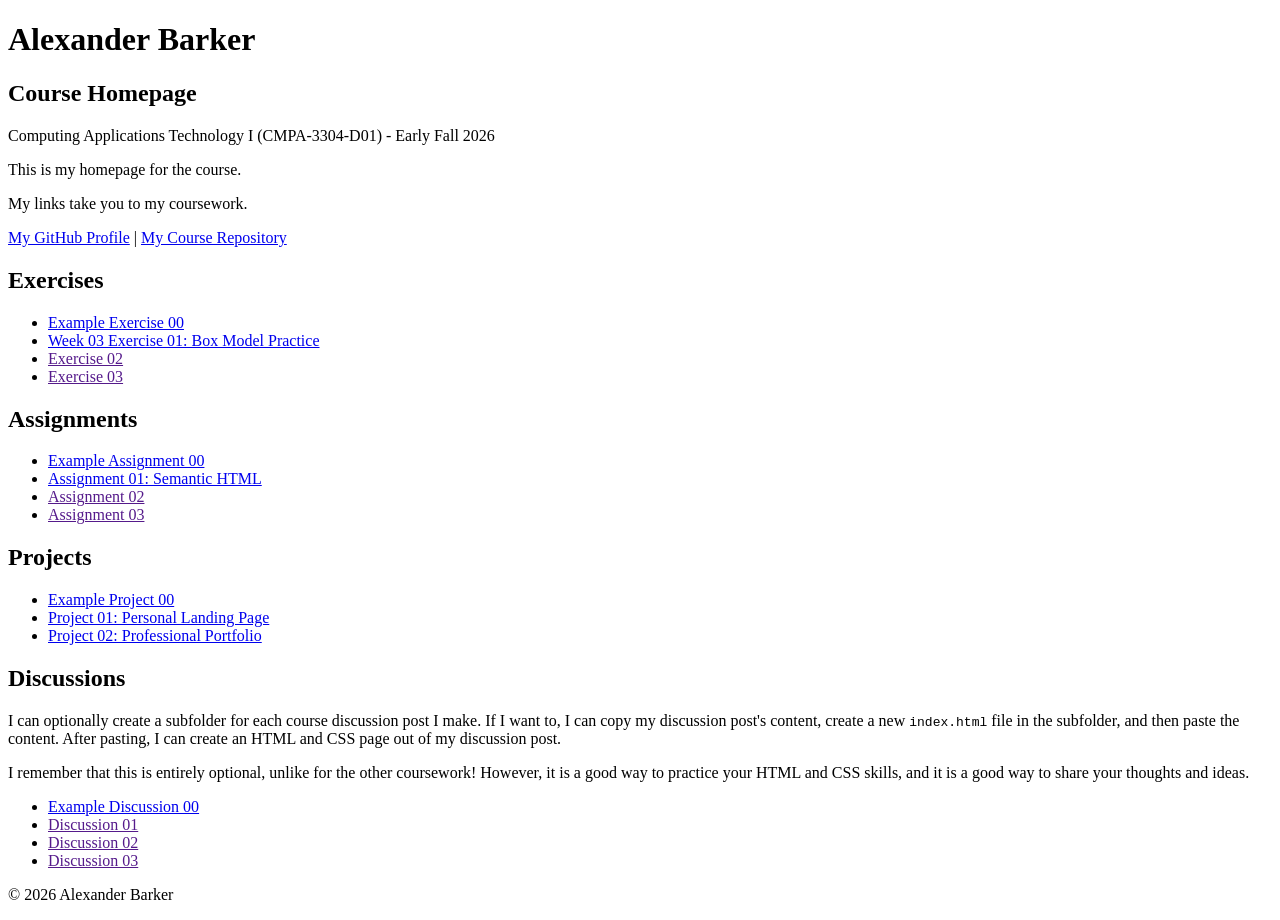
<file: index.html>
<!DOCTYPE html>

<!--

INSTRUCTIONS: HOW TO CHANGE THIS PAGE:

1. Change "Student Name" in the title above to your real name.

2. Change "Your Name" in the big heading below to your real name.

3. Change "your-username" to your real GitHub username in both links.

4. Change "your-repo-name" to the name of this repository.

5. Change "Course Name" to the name of your class.

6. Change "Semester Year" to match when you are taking this class.

7. Add links to your work:
    - Find the words that say "Exercise 01", "Assignment 01", etc.
    - Between the quote marks in href="", put the relative link to your work in the subfolder. You can simply link to the subfolder name. Take a look at the example folders and links to see how to do this.
    - For work not yet started/completed, you can leave the href="" blank until you are ready.
    - Change the words "Exercise 01" to match the name of the exercise. Do the same for assignments and projects. If you add your discussion posts, do the same for them.
    - Do this for each piece of work you finish.

8. You can add more links by copying a whole line like this:
    <li><a href="">New Work Name</a></li>
    Then paste it below the last one in that section.

9. Save your changes and push to GitHub when you are done. Remember you can use GitHub Desktop to help you with this.

Remember: During the course, if you want, you can style your homepage to introduce your own style and aesthetics. To start, keep this page simple and plain. This is just a template to get you started. Embrace the handcrafted approach to web design and development: change things to make them your own.

Remember: You must have a GitHub account, a new GitHub repository for this course, and this file (index.html) in that repository. 

Remember: You must create subfolders for each piece of coursework as the semester progresses.

-->

<html lang="en">
    <head>
        <meta charset="UTF-8" />
        <title>Course Homepage</title>
        <meta charset="UTF-8" />
        <meta name="viewport" content="width=device-width, initial-scale=1.0" />
        <title>Alexander Barker - Course Homepage</title>
    </head>

    <body>
        <header>
            <h1>Alexander Barker</h1>
            <h2>Course Homepage</h2>
            <p>Computing Applications Technology I (CMPA-3304-D01) - Early Fall 2026</p>
            <p>This is my homepage for the course.</p>
            <p>My links take you to my coursework.</p>
            <nav>
                <a href="https://github.com/alexander6056">My GitHub Profile</a>
                |
                <a href="https://github.com/alexander6056/3304-Course-Portfolio">
                    My Course Repository
                </a>
            </nav>
        </header>

        <main>
            <section>
                <h2>Exercises</h2>
                <ul>
                    <li>
                        <a href="example-exercise-00/">Example Exercise 00</a>
                    </li>
                    <li><a href="week-03-exercise-01/">Week 03 Exercise 01: Box Model Practice</a></li>
                    <li><a href="">Exercise 02</a></li>
                    <li><a href="">Exercise 03</a></li>
                </ul>
            </section>

            <section>
                <h2>Assignments</h2>
                <ul>
                    <li>
                        <a href="example-assignment-00/">
                            Example Assignment 00
                        </a>
                    </li>
                    <li><a href="assignment-01/">Assignment 01: Semantic HTML</a></li>
                    <li><a href="">Assignment 02</a></li>
                    <li><a href="">Assignment 03</a></li>
                </ul>
            </section>

            <section>
                <h2>Projects</h2>
                <ul>
                    <li>
                        <a href="example-project-00/">Example Project 00</a>
                    </li>
                    <li><a href="project-01/">Project 01: Personal Landing Page</a></li>
                    <li><a href="project-02/">Project 02: Professional Portfolio</a></li>
                </ul>
            </section>

            <section>
                <h2>Discussions</h2>
                <p>
                    I can optionally create a subfolder for each course
                    discussion post I make. If I want to, I can copy my
                    discussion post's content, create a new
                    <code>index.html</code>
                    file in the subfolder, and then paste the content. After
                    pasting, I can create an HTML and CSS page out of my
                    discussion post.
                </p>
                <p>
                    I remember that this is entirely optional, unlike for the
                    other coursework! However, it is a good way to practice your
                    HTML and CSS skills, and it is a good way to share your
                    thoughts and ideas.
                </p>
                <ul>
                    <li>
                        <a href="example-discussion-00/">
                            Example Discussion 00
                        </a>
                    </li>
                    <li><a href="">Discussion 01</a></li>
                    <li><a href="">Discussion 02</a></li>
                    <li><a href="">Discussion 03</a></li>
                </ul>
            </section>
        </main>

        <footer>
            <p>&copy; 2026 Alexander Barker</p>
        </footer>
    </body>
</html>
</file>
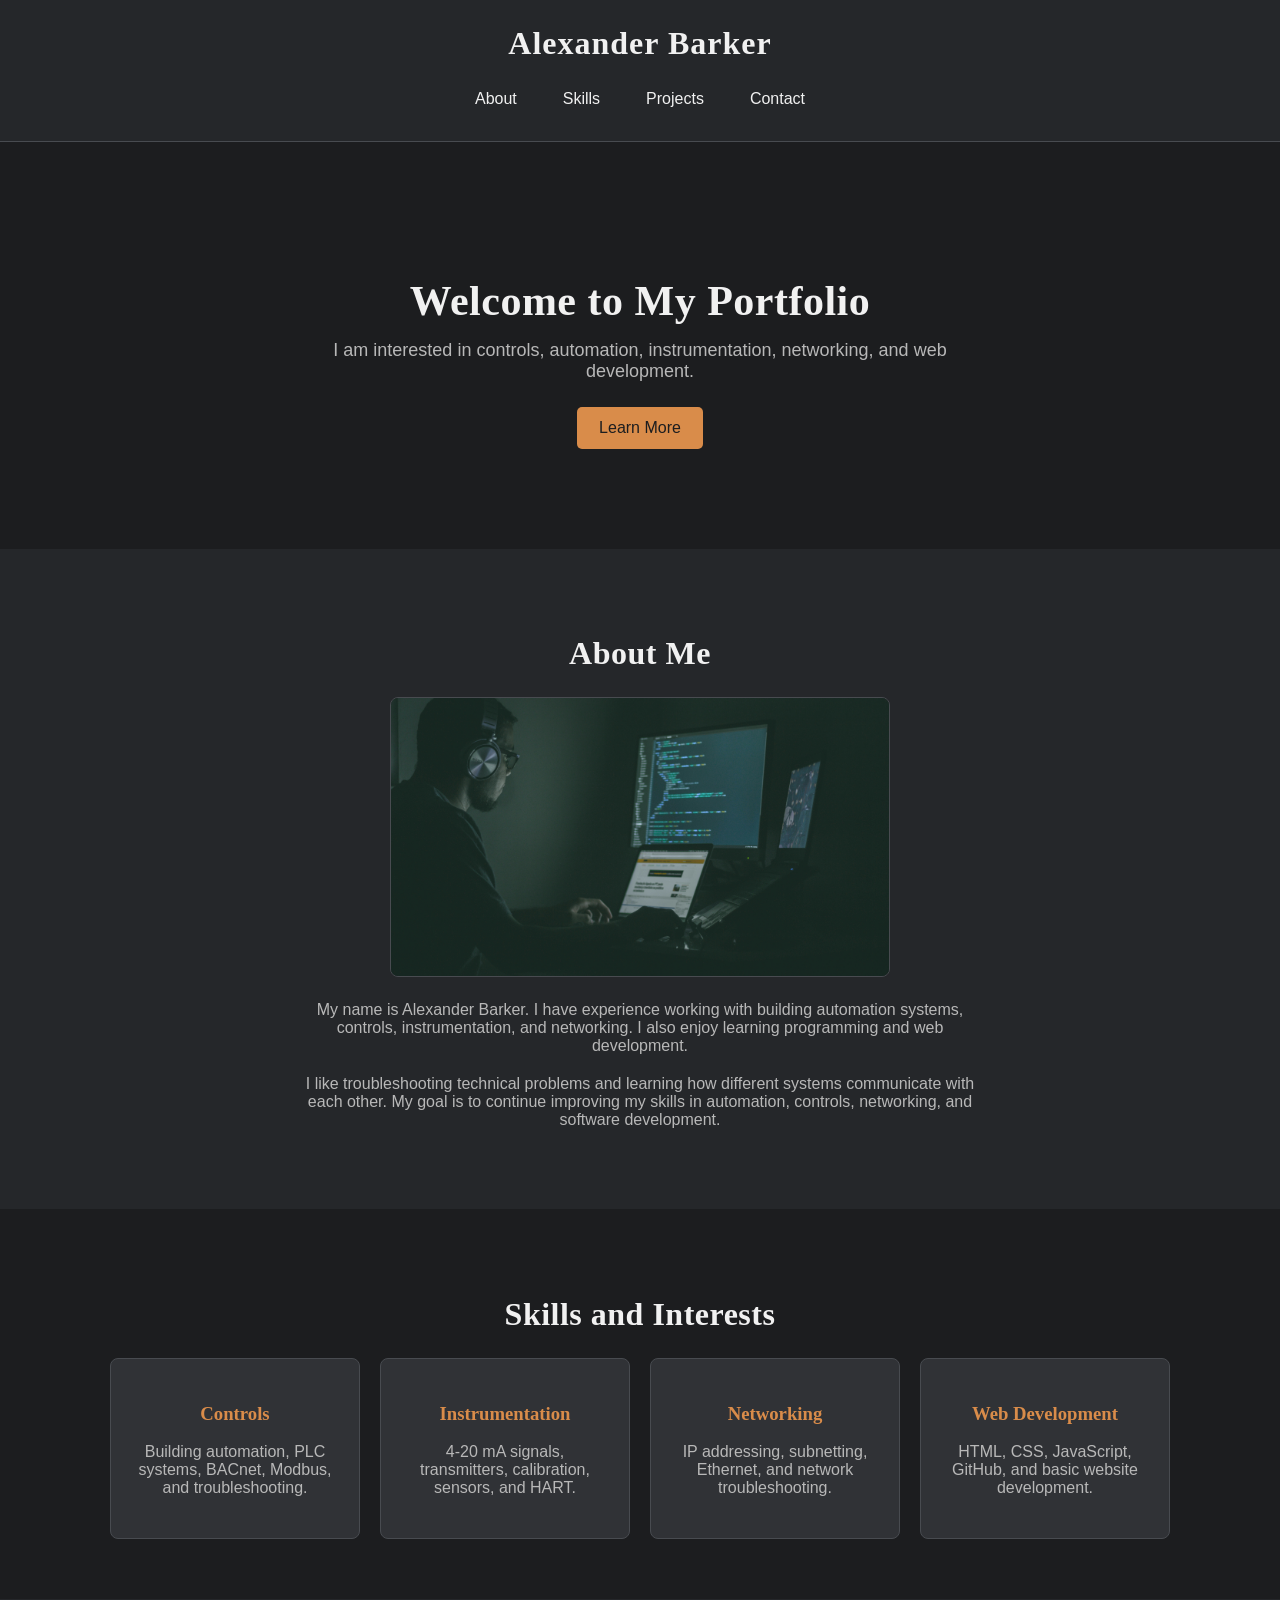
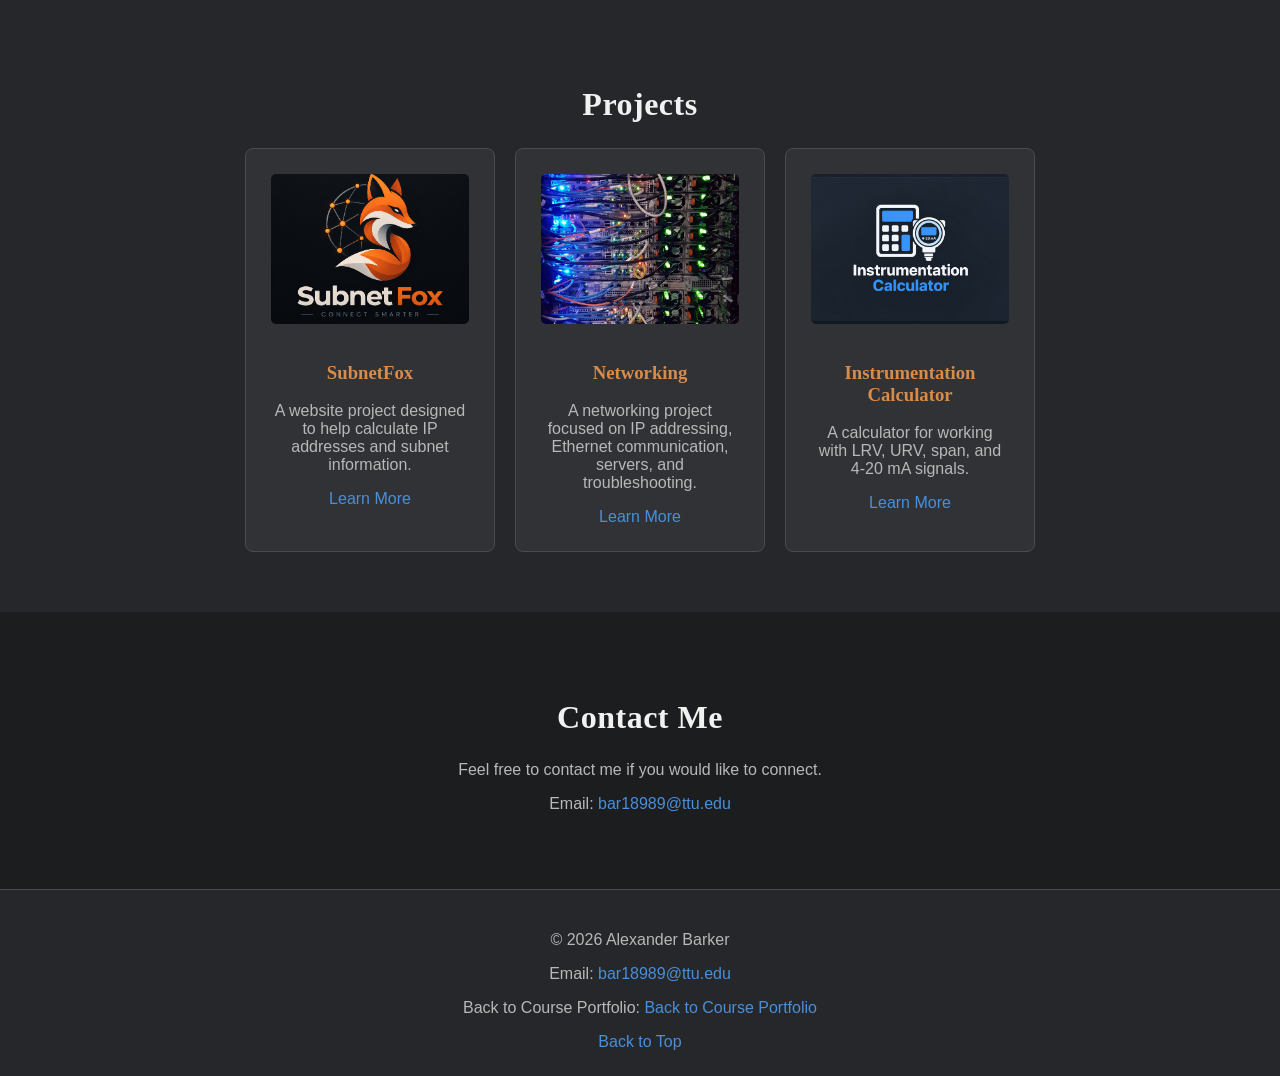
<file: project-01/index.html>
<!DOCTYPE html>
<html lang="en">
<head> <meta charset="UTF-8"> <meta name="viewport" content="width=device-width, initial-scale=1.0">
<title>Alexander Barker Portfolio</title>
<link rel="stylesheet" href="style.css">
</head>
<body>
<header>
    <h1>Alexander Barker</h1>
    <nav>
        <a href="#about">About</a>
        <a href="#skills">Skills</a>
        <a href="#projects">Projects</a>
        <a href="#contact">Contact</a>
    </nav>
</header>
<main>
    <section class="intro">
        <h2>Welcome to My Portfolio</h2>
        <p>
            I am interested in controls, automation, instrumentation,
            networking, and web development.
        </p>
        <a class="button" href="#about">
            Learn More
        </a>
    </section>
    <section id="about">
        <h2>About Me</h2>
        <img
            class="about-image"
            src="images/computer.jpg"
            alt="Person working at a computer"
        >
        <p>
            My name is Alexander Barker. I have experience working with
            building automation systems, controls, instrumentation, and
            networking. I also enjoy learning programming and web development.
        </p>
        <p>
            I like troubleshooting technical problems and learning how
            different systems communicate with each other. My goal is to
            continue improving my skills in automation, controls, networking,
            and software development.
        </p>
    </section>
    <section id="skills">
        <h2>Skills and Interests</h2>
        <div class="skills">
            <article class="card">
                <h3>Controls</h3>
                <p>
                    Building automation, PLC systems, BACnet,
                    Modbus, and troubleshooting.
                </p>
            </article>
            <article class="card">
                <h3>Instrumentation</h3>
                <p>
                    4-20 mA signals, transmitters, calibration,
                    sensors, and HART.
                </p>
            </article>
            <article class="card">
                <h3>Networking</h3>
                <p>
                    IP addressing, subnetting, Ethernet,
                    and network troubleshooting.
                </p>
            </article>
            <article class="card">
                <h3>Web Development</h3>
                <p>
                    HTML, CSS, JavaScript, GitHub,
                    and basic website development.
                </p>
            </article>
        </div>
    </section>
    <section id="projects">
        <h2>Projects</h2>
        <div class="projects">
            <article class="card project-card">
                <img
                    src="images/subnetfox.png"
                    alt="SubnetFox logo"
                >
                <h3>SubnetFox</h3>
                <p>
                    A website project designed to help calculate
                    IP addresses and subnet information.
                </p>
                <a href="#contact">
                    Learn More
                </a>
            </article>
            <article class="card project-card">
                <img
                    src="images/server-rack.jpg"
                    alt="Computer server rack"
                >
                <h3>Networking</h3>
                <p>
                    A networking project focused on IP addressing,
                    Ethernet communication, servers, and troubleshooting.
                </p>
                <a href="#contact">
                    Learn More
                </a>
            </article>
            <article class="card project-card">
                <img
                    src="images/instrumentation.png"
                    alt="Instrumentation Calculator"
                >
                <h3>Instrumentation Calculator</h3>
                <p>
                    A calculator for working with LRV, URV,
                    span, and 4-20 mA signals.
                </p>
                <a href="#contact">
                    Learn More
                </a>
            </article>
        </div>
    </section>
    <section id="contact">
        <h2>Contact Me</h2>
        <p>
            Feel free to contact me if you would like to connect.
        </p>
        <p>
        Email:
        <a href="mailto:bar18989@ttu.edu">
            bar18989@ttu.edu
        </a>
        </p>
    </section>
</main>
<footer>
    <p>
        © 2026 Alexander Barker
    </p>
    <p>
        Email:
        <a href="mailto:bar18989@ttu.edu">
            bar18989@ttu.edu
        </a>
    </p>
    <p>
        Back to Course Portfolio:
        <a href="https://alexander6056.github.io/3304-Course-Portfolio/">
            Back to Course Portfolio
        </a>
    </p>
    <a href="#">
        Back to Top
    </a>
</footer>
</body>
</html>
</file>
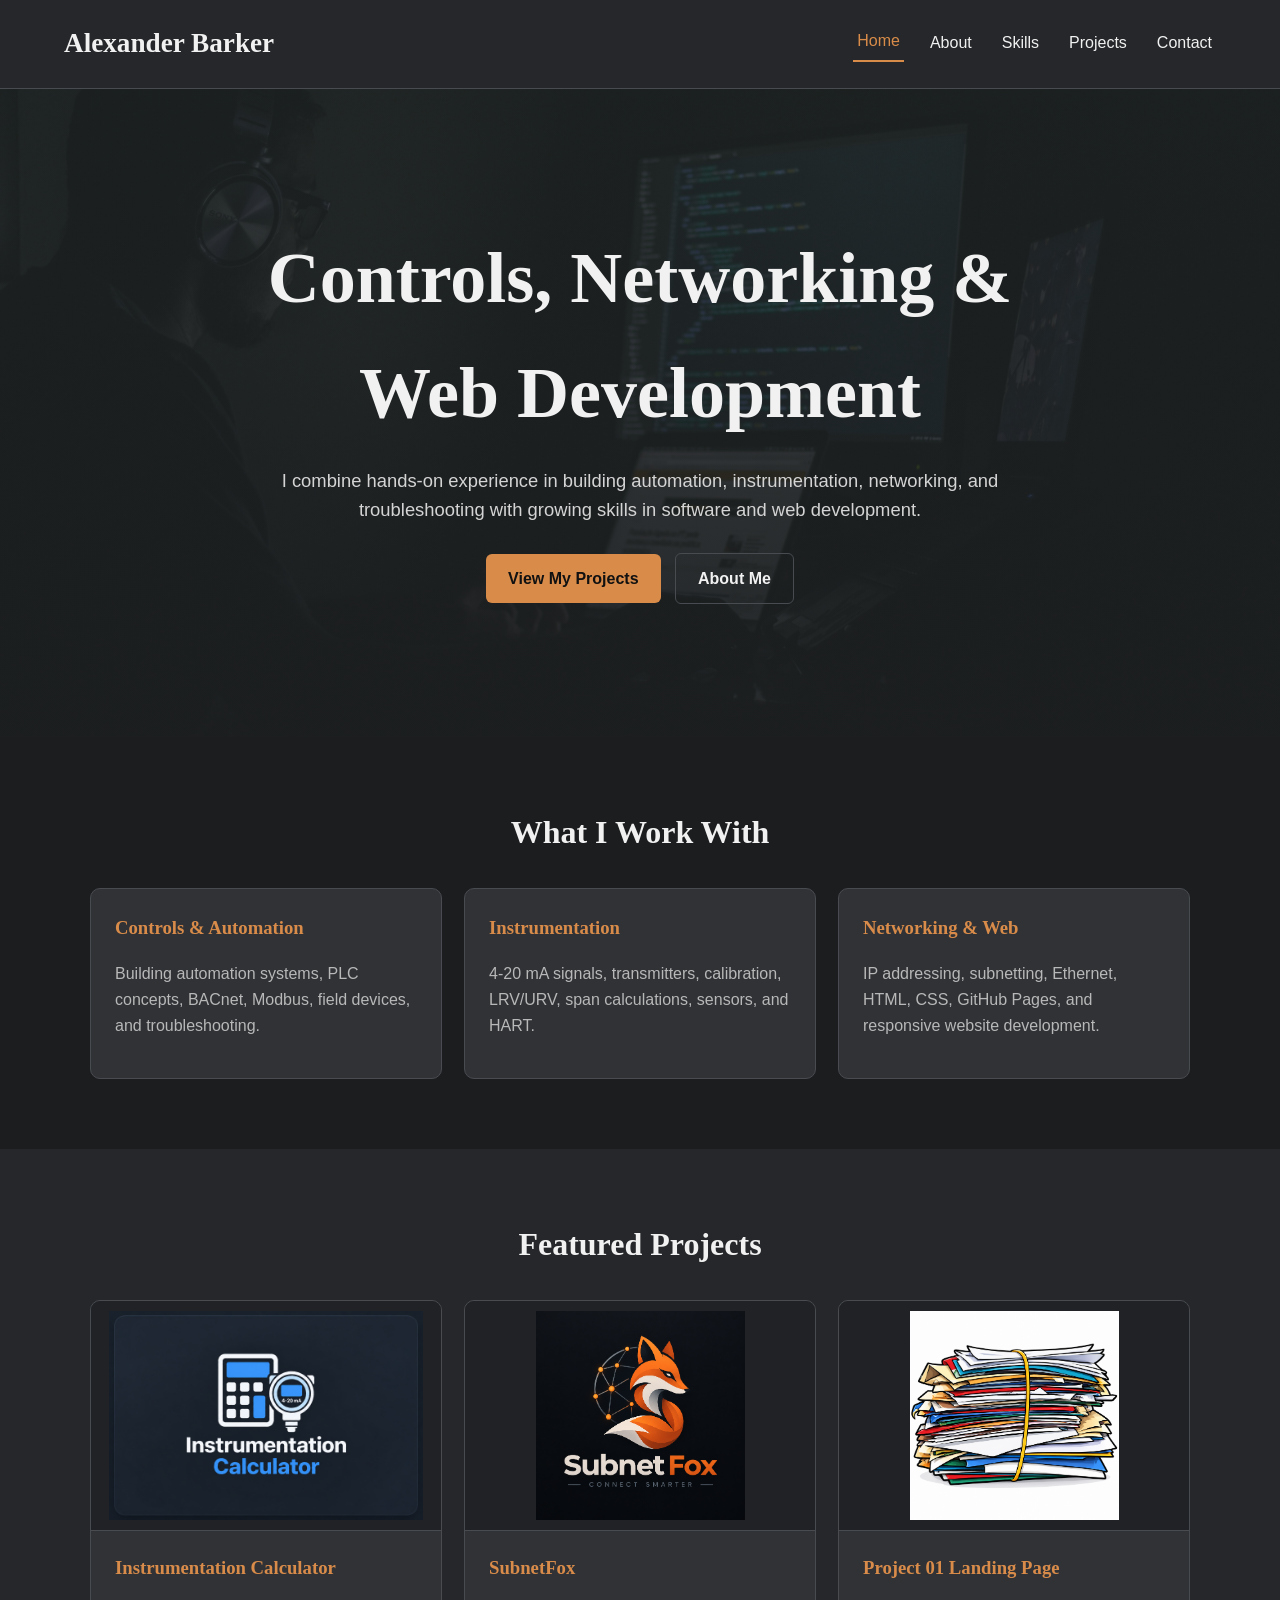
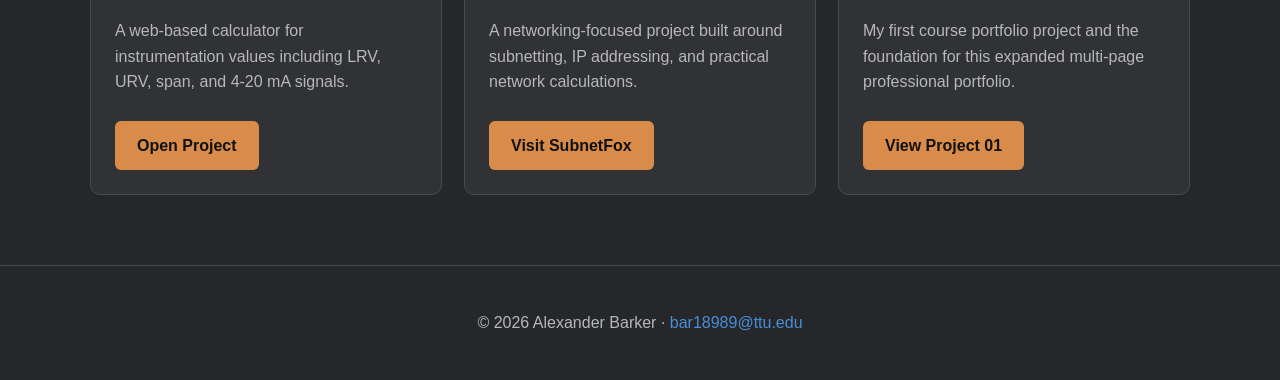
<file: project-02/index.html>
<!DOCTYPE html>
<html lang="en">
<head>
    <meta charset="UTF-8">
    <meta name="viewport" content="width=device-width, initial-scale=1.0">
    <title>Alexander Barker | Professional Portfolio</title>
    <link rel="stylesheet" href="style.css">
</head>
<body>
<header class="site-header">
    <h1 class="brand">Alexander Barker</h1>
    <nav aria-label="Main navigation">
        <a class="active" href="index.html">Home</a>
        <a href="about.html">About</a>
        <a href="skills.html">Skills</a>
        <a href="projects.html">Projects</a>
        <a href="contact.html">Contact</a>
    </nav>
</header>
<main>
    <section class="hero">
        <div class="hero-content">
            <h1>Controls, Networking & Web Development</h1>
            <p>I combine hands-on experience in building automation, instrumentation, networking, and troubleshooting with growing skills in software and web development.</p>
            <a class="button" href="projects.html">View My Projects</a>
            <a class="button secondary" href="about.html">About Me</a>
        </div>
    </section>
    <section class="section">
        <h2>What I Work With</h2>
        <div class="grid">
            <article class="card"><h3>Controls & Automation</h3><p>Building automation systems, PLC concepts, BACnet, Modbus, field devices, and troubleshooting.</p></article>
            <article class="card"><h3>Instrumentation</h3><p>4-20 mA signals, transmitters, calibration, LRV/URV, span calculations, sensors, and HART.</p></article>
            <article class="card"><h3>Networking & Web</h3><p>IP addressing, subnetting, Ethernet, HTML, CSS, GitHub Pages, and responsive website development.</p></article>
        </div>
    </section>
   <section class="section alt">
    <h2>Featured Projects</h2>
    <div class="grid">
        <article class="card project-card">
            <div class="project-image">
                <img src="images/instrumentation.png" alt="Instrumentation Calculator project graphic">
            </div>
            <div class="content">
                <h3>Instrumentation Calculator</h3>
                <p>
                    A web-based calculator for instrumentation values including
                    LRV, URV, span, and 4-20 mA signals.
                </p>
                <a class="button"
                   href="https://alexander6056.github.io/Instrumentation-Calculator/"
                   target="_blank"
                   rel="noopener">
                    Open Project
                </a>
            </div>
        </article>
        <article class="card project-card">
            <div class="project-image">
                <img src="images/subnetfox.png" alt="SubnetFox logo">
            </div>
            <div class="content">
                <h3>SubnetFox</h3>
                <p>
                    A networking-focused project built around subnetting,
                    IP addressing, and practical network calculations.
                </p>
                <a class="button"
                   href="https://subnetfox.com"
                   target="_blank"
                   rel="noopener">
                    Visit SubnetFox
                </a>
            </div>
        </article>
        <article class="card project-card">
            <div class="project-image project-one-image">
                <img src="images/project-01-landing.png"
                     alt="Project 01 Landing Page graphic">
            </div>
            <div class="content">
                <h3>Project 01 Landing Page</h3>
                <p>
                    My first course portfolio project and the foundation
                    for this expanded multi-page professional portfolio.
                </p>
                <a class="button"
                   href="https://alexander6056.github.io/3304-Course-Portfolio/project-01/"
                   target="_blank"
                   rel="noopener">
                    View Project 01
                </a>
            </div>
        </article>
    </div>
</section>
</main>
<footer class="site-footer"><p>© 2026 Alexander Barker · <a href="mailto:bar18989@ttu.edu">bar18989@ttu.edu</a></p></footer>
</body>
</html>
</file>
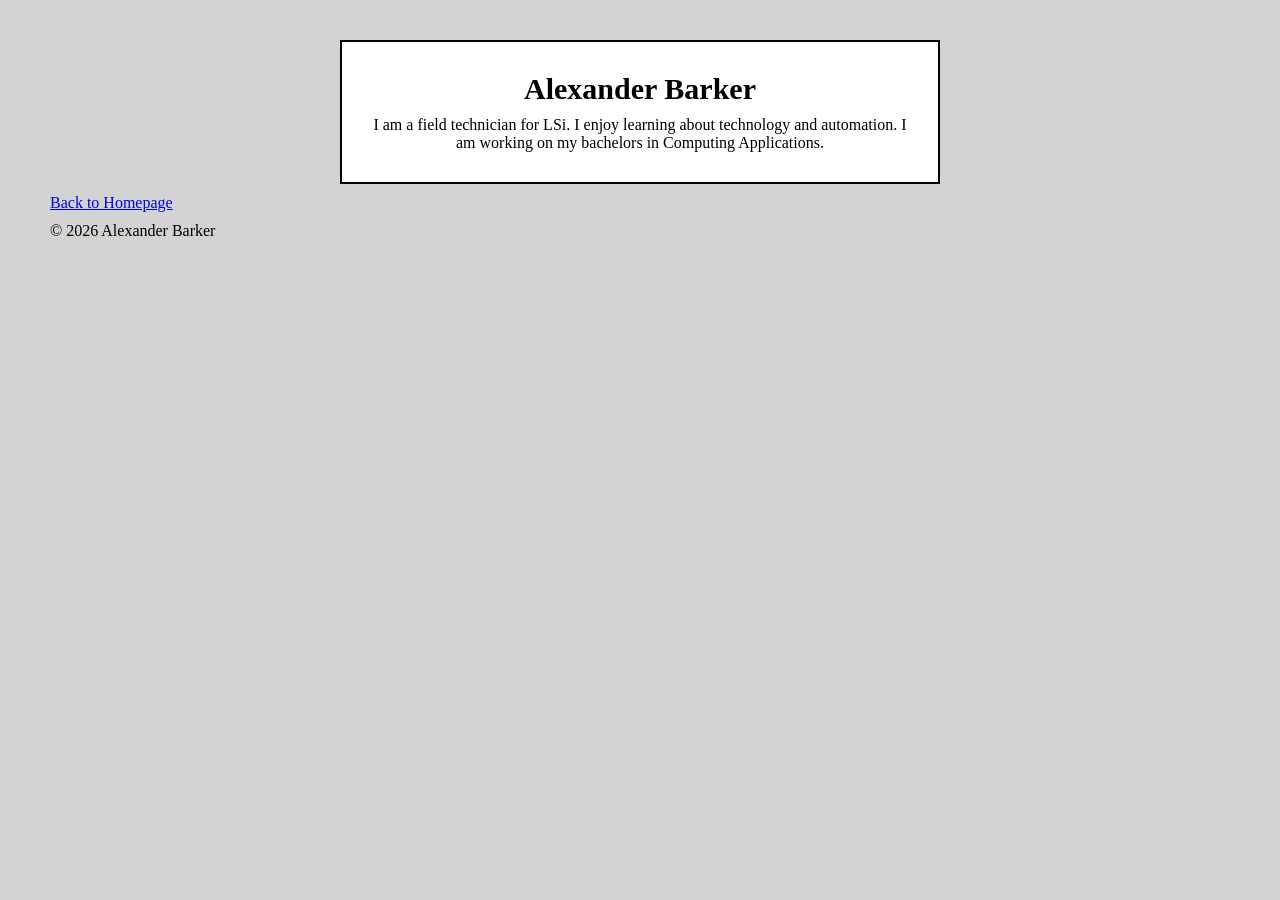
<file: week-03-exercise-01/index.html>
<!DOCTYPE html>
<html>
    <head>
        <title>Alexander Barker</title>
        <link rel="stylesheet" href="style.css"
    </head>

    <body>
        <div class="card">
            <h1>Alexander Barker</h1>

                <p>
                    I am a field technician for LSi. I enjoy learning about
                    technology and automation. I am working on my bachelors
                    in Computing Applications.
                </p>
        </div>
    </body>
</html>

<footer>
  <p><a href="../index.html">Back to Homepage</a></p>
  <p>&copy; 2026 Alexander Barker</p>
</footer>
</file>
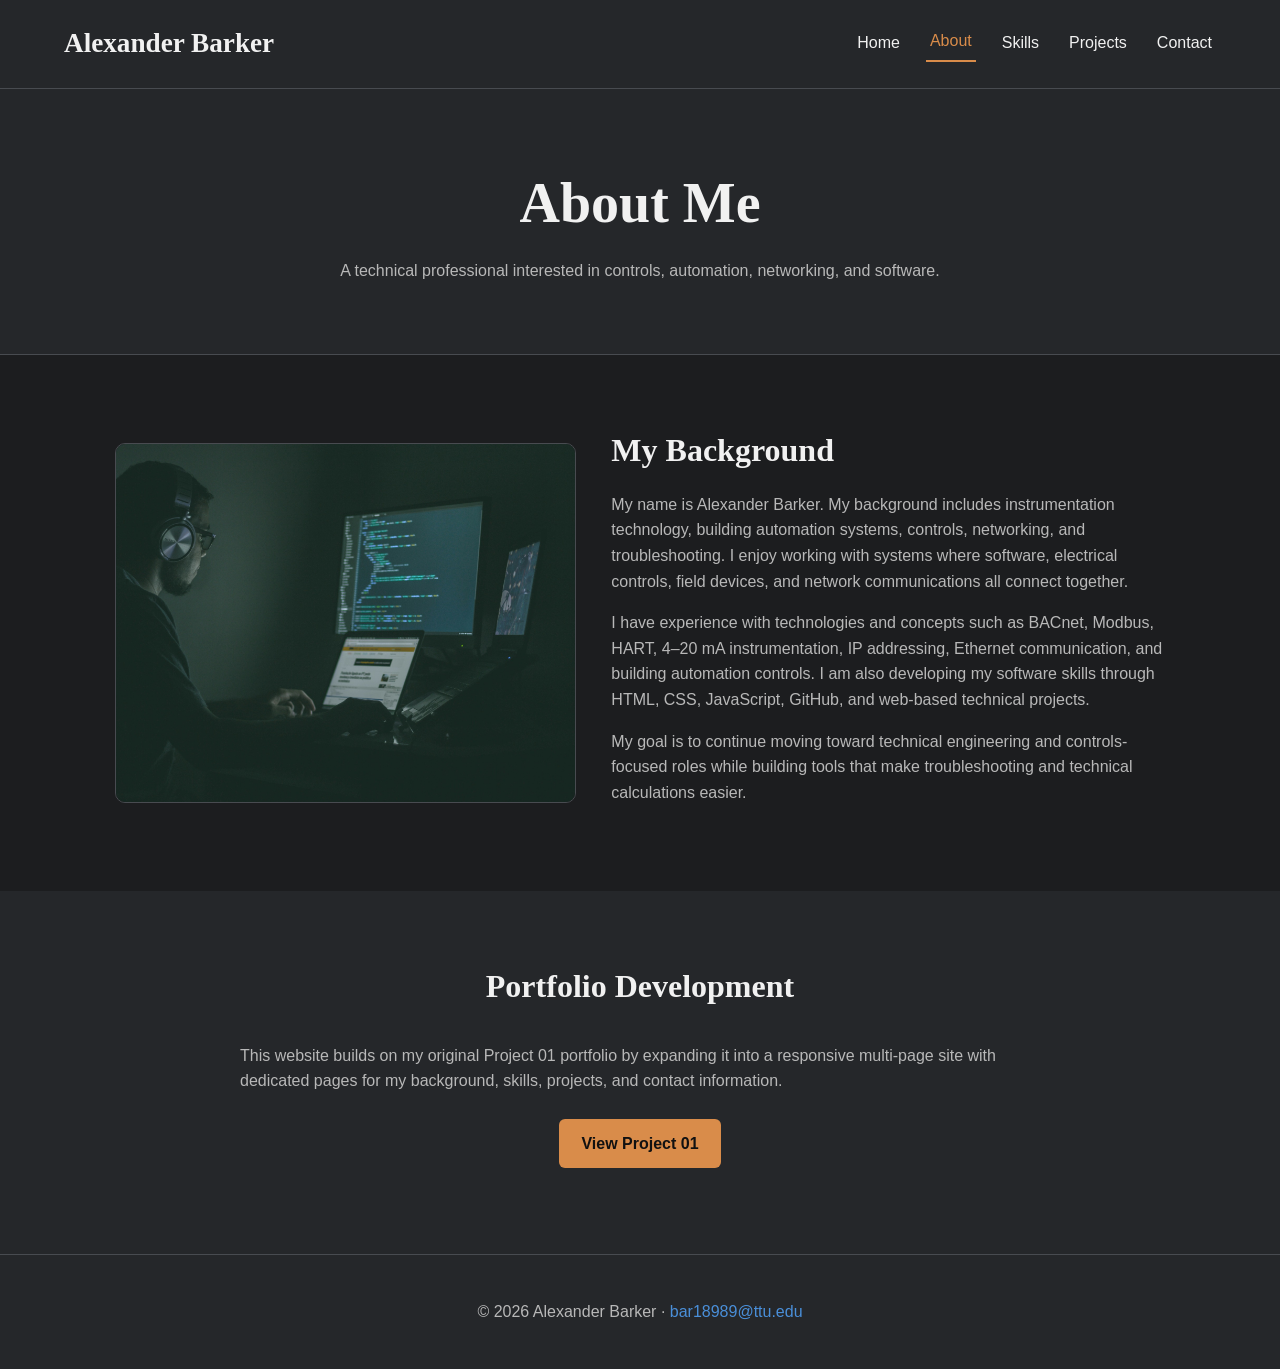
<file: project-02/about.html>
<!DOCTYPE html>
<html lang="en">
<head>
    <meta charset="UTF-8"><meta name="viewport" content="width=device-width, initial-scale=1.0">
    <title>About | Alexander Barker</title><link rel="stylesheet" href="style.css">
</head>
<body>
<header class="site-header"><h1 class="brand">Alexander Barker</h1><nav aria-label="Main navigation"><a href="index.html">Home</a><a class="active" href="about.html">About</a><a href="skills.html">Skills</a><a href="projects.html">Projects</a><a href="contact.html">Contact</a></nav></header>
<main>
<section class="page-hero"><h1>About Me</h1><p>A technical professional interested in controls, automation, networking, and software.</p></section>
<section class="section">
    <div class="about-layout">
        <img src="images/computer.jpg" alt="Computer workstation used for programming and technical work">
        <div>
            <h2 style="text-align:left; margin-bottom:15px;">My Background</h2>
            <p>My name is Alexander Barker. My background includes instrumentation technology, building automation systems, controls, networking, and troubleshooting. I enjoy working with systems where software, electrical controls, field devices, and network communications all connect together.</p>
            <p>I have experience with technologies and concepts such as BACnet, Modbus, HART, 4–20 mA instrumentation, IP addressing, Ethernet communication, and building automation controls. I am also developing my software skills through HTML, CSS, JavaScript, GitHub, and web-based technical projects.</p>
            <p>My goal is to continue moving toward technical engineering and controls-focused roles while building tools that make troubleshooting and technical calculations easier.</p>
        </div>
    </div>
</section>
<section class="section alt"><h2>Portfolio Development</h2><p class="section-lead">This website builds on my original Project 01 portfolio by expanding it into a responsive multi-page site with dedicated pages for my background, skills, projects, and contact information.</p><p style="text-align:center; margin-top:25px;"><a class="button" href="https://alexander6056.github.io/3304-Course-Portfolio/project-01/" target="_blank" rel="noopener">View Project 01</a></p></section>
</main>
<footer class="site-footer"><p>© 2026 Alexander Barker · <a href="mailto:bar18989@ttu.edu">bar18989@ttu.edu</a></p></footer>
</body></html>
</file>
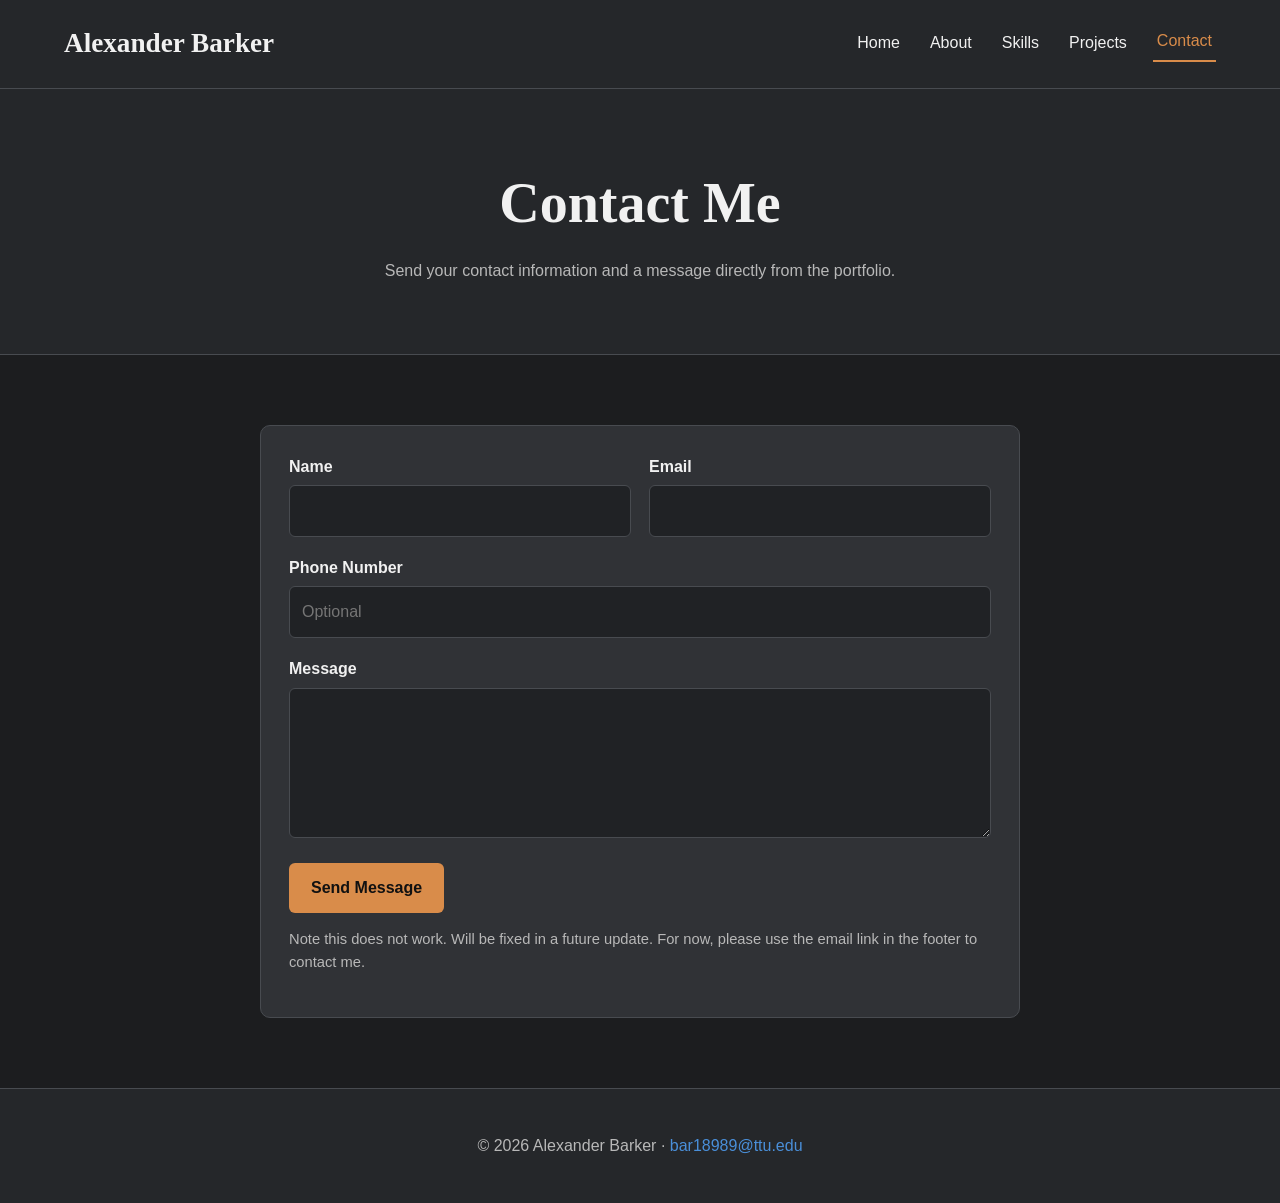
<file: project-02/contact.html>
<!DOCTYPE html>
<html lang="en"><head><meta charset="UTF-8"><meta name="viewport" content="width=device-width, initial-scale=1.0"><title>Contact | Alexander Barker</title><link rel="stylesheet" href="style.css"></head>
<body>
<header class="site-header"><h1 class="brand">Alexander Barker</h1><nav aria-label="Main navigation"><a href="index.html">Home</a><a href="about.html">About</a><a href="skills.html">Skills</a><a href="projects.html">Projects</a><a class="active" href="contact.html">Contact</a></nav></header>
<main>
<section class="page-hero"><h1>Contact Me</h1><p>Send your contact information and a message directly from the portfolio.</p></section>
<section class="section">
<div class="contact-wrap">
<form action="" method="POST">
    <input type="hidden" name="_subject" value="New Portfolio Contact Submission">
    <input type="hidden" name="_captcha" value="false">
    <input type="hidden" name="_template" value="table">
    <div class="form-row">
        <div>
            <label for="name">Name</label>
            <input id="name" name="name" type="text" required>
        </div>
        <div>
            <label for="email">Email</label>
            <input id="email" name="email" type="email" required>
        </div>
    </div>
    <label for="phone">Phone Number</label>
    <input id="phone" name="phone" type="tel" placeholder="Optional">
    <label for="message">Message</label>
    <textarea id="message" name="message" required></textarea>
    <button type="button">Send Message</button>
    <p class="form-note">
        Note this does not work. Will be fixed in a future update. For now, please use the email link in the footer to contact me.
    </p>
</form>
</div>
</section>
</main>
<footer class="site-footer"><p>© 2026 Alexander Barker · <a href="mailto:bar18989@ttu.edu">bar18989@ttu.edu</a></p></footer>
</body></html>
</file>
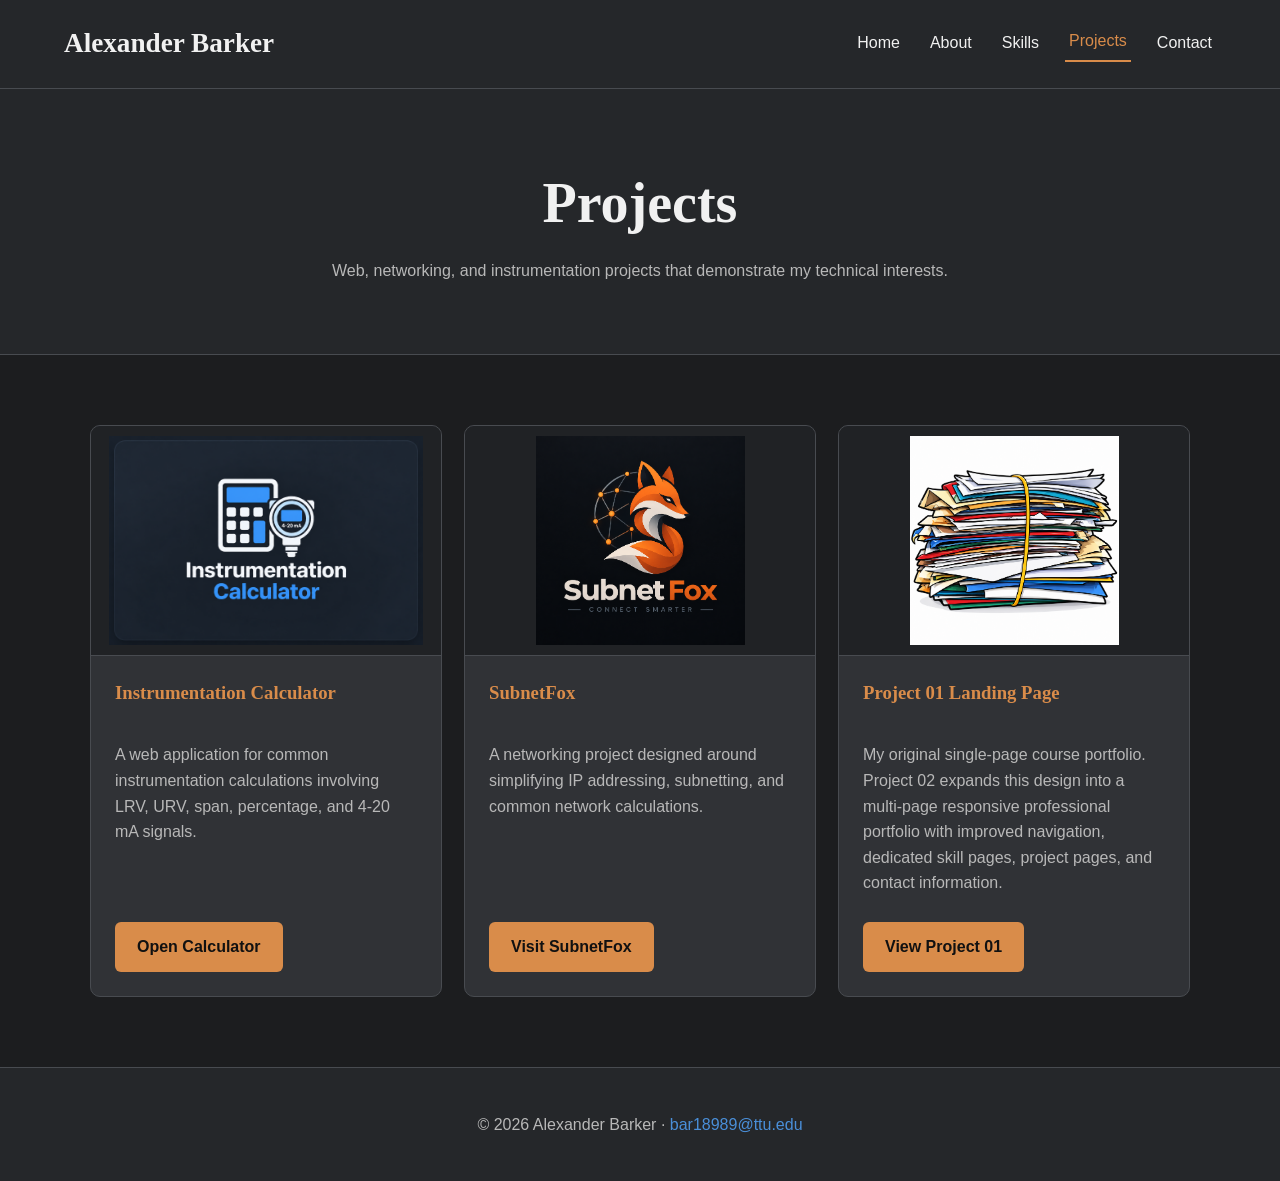
<file: project-02/projects.html>
<!DOCTYPE html>
<html lang="en">
<head>
    <meta charset="UTF-8">
    <meta name="viewport" content="width=device-width, initial-scale=1.0">
    <title>Projects | Alexander Barker</title>
    <link rel="stylesheet" href="style.css">
</head>
<body>
    <header class="site-header">
        <h1 class="brand">Alexander Barker</h1>
        <nav aria-label="Main navigation">
            <a href="index.html">Home</a>
            <a href="about.html">About</a>
            <a href="skills.html">Skills</a>
            <a class="active" href="projects.html">Projects</a>
            <a href="contact.html">Contact</a>
        </nav>
    </header>
    <main>
        <section class="page-hero">
            <h1>Projects</h1>
            <p>
                Web, networking, and instrumentation projects that demonstrate
                my technical interests.
            </p>
        </section>
        <section class="section">
            <div class="grid">
                <!-- Instrumentation Calculator -->
                <article class="card project-card">
                    <div class="project-image">
                        <img
                            src="images/instrumentation.png"
                            alt="Instrumentation Calculator graphic"
                        >
                    </div>
                    <div class="content">
                        <h3>Instrumentation Calculator</h3>
                        <p>
                            A web application for common instrumentation
                            calculations involving LRV, URV, span, percentage,
                            and 4-20 mA signals.
                        </p>
                        <a
                            class="button"
                            href="https://alexander6056.github.io/Instrumentation-Calculator/"
                            target="_blank"
                            rel="noopener"
                        >
                            Open Calculator
                        </a>
                    </div>
                </article>
                <!-- SubnetFox -->
                <article class="card project-card">
                    <div class="project-image">
                        <img
                            src="images/subnetfox.png"
                            alt="SubnetFox logo"
                        >
                    </div>
                    <div class="content">
                        <h3>SubnetFox</h3>
                        <p>
                            A networking project designed around simplifying
                            IP addressing, subnetting, and common network
                            calculations.
                        </p>
                        <a
                            class="button"
                            href="https://subnetfox.com"
                            target="_blank"
                            rel="noopener"
                        >
                            Visit SubnetFox
                        </a>
                    </div>
                </article>
                <!-- Project 01 -->
                <article class="card project-card">
                    <div class="project-image project-one-image">
                        <img
                            src="images/project-01-landing.png"
                            alt="Cartoon stack of files representing Project 01"
                        >
                    </div>
                    <div class="content">
                        <h3>Project 01 Landing Page</h3>
                        <p>
                            My original single-page course portfolio. Project 02
                            expands this design into a multi-page responsive
                            professional portfolio with improved navigation,
                            dedicated skill pages, project pages, and contact
                            information.
                        </p>
                        <a
                            class="button"
                            href="https://alexander6056.github.io/3304-Course-Portfolio/project-01/"
                            target="_blank"
                            rel="noopener"
                        >
                            View Project 01
                        </a>
                    </div>
                </article>
            </div>
        </section>
    </main>
    <footer class="site-footer">
        <p>
            © 2026 Alexander Barker ·
            <a href="mailto:bar18989@ttu.edu">
                bar18989@ttu.edu
            </a>
        </p>
    </footer>
</body>
</html>
</file>
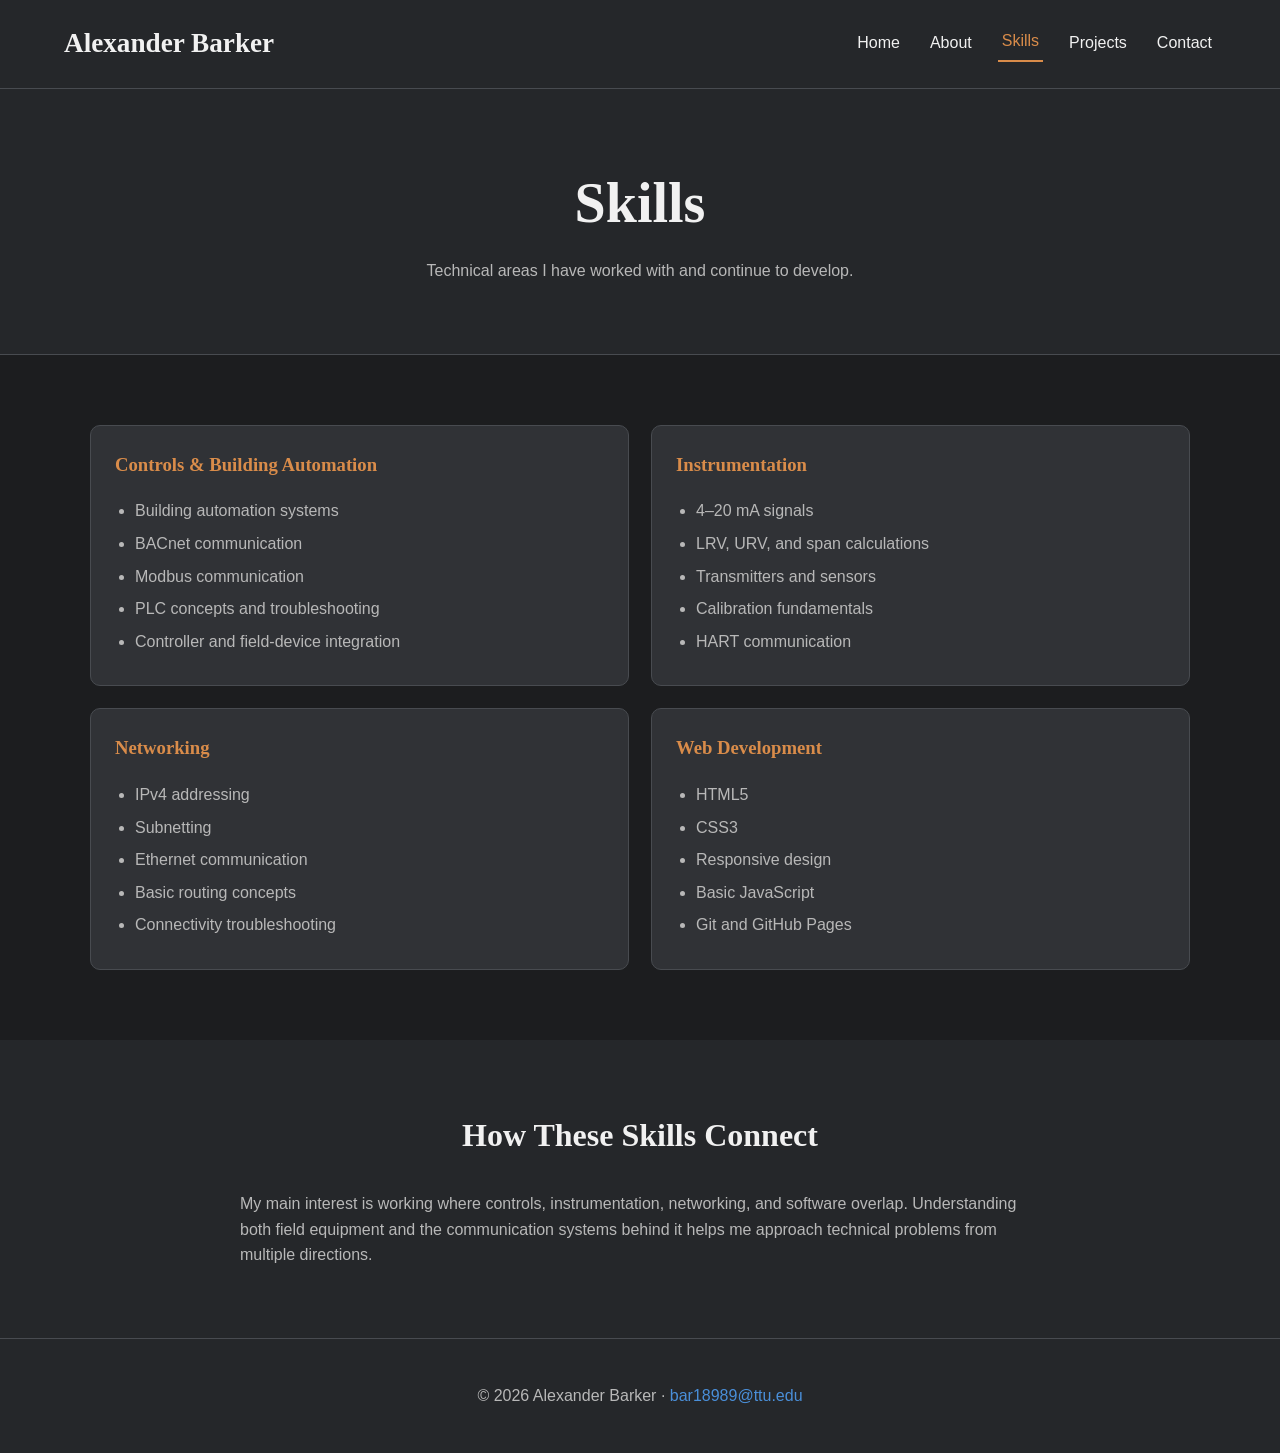
<file: project-02/skills.html>
<!DOCTYPE html>
<html lang="en"><head><meta charset="UTF-8"><meta name="viewport" content="width=device-width, initial-scale=1.0"><title>Skills | Alexander Barker</title><link rel="stylesheet" href="style.css"></head>
<body>
<header class="site-header"><h1 class="brand">Alexander Barker</h1><nav aria-label="Main navigation"><a href="index.html">Home</a><a href="about.html">About</a><a class="active" href="skills.html">Skills</a><a href="projects.html">Projects</a><a href="contact.html">Contact</a></nav></header>
<main>
<section class="page-hero"><h1>Skills</h1><p>Technical areas I have worked with and continue to develop.</p></section>
<section class="section"><div class="grid two">
<article class="card"><h3>Controls & Building Automation</h3><ul class="skill-list"><li>Building automation systems</li><li>BACnet communication</li><li>Modbus communication</li><li>PLC concepts and troubleshooting</li><li>Controller and field-device integration</li></ul></article>
<article class="card"><h3>Instrumentation</h3><ul class="skill-list"><li>4–20 mA signals</li><li>LRV, URV, and span calculations</li><li>Transmitters and sensors</li><li>Calibration fundamentals</li><li>HART communication</li></ul></article>
<article class="card"><h3>Networking</h3><ul class="skill-list"><li>IPv4 addressing</li><li>Subnetting</li><li>Ethernet communication</li><li>Basic routing concepts</li><li>Connectivity troubleshooting</li></ul></article>
<article class="card"><h3>Web Development</h3><ul class="skill-list"><li>HTML5</li><li>CSS3</li><li>Responsive design</li><li>Basic JavaScript</li><li>Git and GitHub Pages</li></ul></article>
</div></section>
<section class="section alt"><h2>How These Skills Connect</h2><p class="section-lead">My main interest is working where controls, instrumentation, networking, and software overlap. Understanding both field equipment and the communication systems behind it helps me approach technical problems from multiple directions.</p></section>
</main>
<footer class="site-footer"><p>© 2026 Alexander Barker · <a href="mailto:bar18989@ttu.edu">bar18989@ttu.edu</a></p></footer>
</body></html>
</file>
<file: project-01/style.css>
:root {
    --background: #1c1d1f;
    --section-color: #25272a;
    --card-color: #303236;
    --text-color: #f1f1f1;
    --second-text: #b8b8b8;
    --orange: #d98c4a;
    --blue: #4a8fd9;
    --border-color: #484b50;

    --heading-font: Georgia, "Times New Roman", serif;
    --body-font: Arial, Helvetica, sans-serif;
    --nav-font: Verdana, Geneva, sans-serif;

    --small-font: 16px;
    --medium-font: 18px;
    --large-font: 32px;
    --heading-font-size: 42px;

    --small-spacing: 8px;
    --medium-spacing: 20px;
    --large-spacing: 60px;
}
* {
    box-sizing: border-box;
}
html {
    scroll-behavior: smooth;
}
body {
    margin: 0;
    font-family: var(--body-font);
    background-color: var(--background);
    color: var(--text-color);
    text-align: center;
}
h1,
h2,
h3 {
    font-family: var(--heading-font);
}
h1 {
    letter-spacing: 1px;
}
h2 {
    letter-spacing: 0.5px;
}
p,
a {
    font-family: var(--body-font);
}
header {
    background-color: var(--section-color);
    padding: 25px;
    border-bottom: 1px solid var(--border-color);
}
header h1 {
    margin-top: 0;
    margin-bottom: var(--medium-spacing);
}
nav {
    display: flex;
    justify-content: center;
    gap: 30px;
}
nav a {
    color: var(--text-color);
    text-decoration: none;
    padding: var(--small-spacing);
    transition: 0.3s;
}
nav a:hover {
    color: var(--orange);
    transform: translateY(-2px);
}
.intro {
    padding: 100px var(--medium-spacing);
}
.intro h2 {
    font-size: var(--heading-font-size);
    margin-bottom: 15px;
}
.intro p {
    color: var(--second-text);
    font-size: var(--medium-font);
    max-width: 700px;
    margin: auto;
}
.button {
    display: inline-block;
    background-color: var(--orange);
    color: var(--background);
    padding: 12px 22px;
    margin-top: 25px;
    border-radius: 5px;
    text-decoration: none;
    transition: 0.3s;
}
.button:hover {
    background-color: var(--blue);
    color: white;
    transform: scale(1.05);
}
section {
    padding: var(--large-spacing) var(--medium-spacing);
}
section h2 {
    font-size: var(--large-font);
    margin-bottom: 25px;
}
#about {
    background-color: var(--section-color);
}
#about p {
    max-width: 700px;
    margin: var(--medium-spacing) auto;
    color: var(--second-text);
}
.about-image {
    width: 500px;
    max-width: 90%;
    height: 280px;
    object-fit: cover;
    border-radius: 8px;
    border: 1px solid var(--border-color);
    transition: 0.3s;
}
.about-image:hover {
    transform: scale(1.03);
    border-color: var(--orange);
}
.skills {
    display: flex;
    justify-content: center;
    flex-wrap: wrap;
    gap: var(--medium-spacing);
}
.projects {
    display: flex;
    justify-content: center;
    flex-wrap: wrap;
    gap: var(--medium-spacing);
}
.card {
    background-color: var(--card-color);
    width: 250px;
    padding: 25px;
    border: 1px solid var(--border-color);
    border-radius: 8px;
    transition: transform 0.3s, border-color 0.3s, box-shadow 0.3s;
}
.card:hover {
    transform: scale(1.08) translateY(-5px);
    border-color: var(--orange);
    box-shadow: 0 10px 20px rgba(0, 0, 0, 0.35);
}
.card h3 {
    color: var(--orange);
}
.card p {
    color: var(--second-text);
}
.card a {
    color: var(--blue);
    text-decoration: none;
    transition: 0.3s;
}
.card a:hover {
    color: var(--orange);
}
.project-card img {
    width: 100%;
    height: 150px;
    object-fit: cover;
    border-radius: 5px;
    margin-bottom: 15px;
}
#projects {
    background-color: var(--section-color);
}
#contact p {
    color: var(--second-text);
}
#contact a {
    color: var(--blue);
    text-decoration: none;
    transition: 0.3s;
}
#contact a:hover {
    color: var(--orange);
}
footer {
    background-color: var(--section-color);
    padding: 25px;
    border-top: 1px solid var(--border-color);
}
footer p {
    color: var(--second-text);
}
footer a {
    color: var(--blue);
    text-decoration: none;
    transition: 0.3s;
}
footer a:hover {
    color: var(--orange);
}
@media (max-width: 700px) {
    nav {
        flex-direction: column;
        gap: var(--small-spacing);
    }
    .intro {
        padding: 70px var(--medium-spacing);
    }
    .intro h2 {
        font-size: var(--large-font);
    }
    .skills {
        flex-direction: column;
        align-items: center;
    }
    .projects {
        flex-direction: column;
        align-items: center;
    }
    .card {
        width: 90%;
    }
    .about-image {
        width: 90%;
        height: 220px;
    }
}
</file>
<file: project-02/style.css>
:root{
    --background:#1c1d1f;
    --section-color:#25272a;
    --card-color:#303236;
    --text-color:#f1f1f1;
    --second-text:#b8b8b8;
    --orange:#d98c4a;
    --blue:#4a8fd9;
    --border-color:#484b50;
    --heading-font:Georgia,"Times New Roman",serif;
    --body-font:Arial,Helvetica,sans-serif;
    --nav-font:Verdana,Geneva,sans-serif;
}
*{box-sizing:border-box;}
html{scroll-behavior:smooth;}
body{
    margin:0;
    font-family:var(--body-font);
    background-color:var(--background);
    color:var(--text-color);
    line-height:1.6;
}
img{
    max-width:100%;
    display:block;
}
a{color:var(--blue);}
.site-header{
    background-color:var(--section-color);
    border-bottom:1px solid var(--border-color);
    padding:22px 5%;
    display:flex;
    align-items:center;
    justify-content:space-between;
    gap:20px;
    position:sticky;
    top:0;
    z-index:10;
}
.brand{
    margin:0;
    font-family:var(--heading-font);
    font-size:1.7rem;
}
nav{
    display:flex;
    gap:22px;
    flex-wrap:wrap;
}
nav a{
    font-family:var(--nav-font);
    color:var(--text-color);
    text-decoration:none;
    padding:6px 4px;
    border-bottom:2px solid transparent;
    transition:color .3s,border-color .3s,transform .3s;
}
nav a:hover,
nav a.active{
    color:var(--orange);
    border-color:var(--orange);
    transform:translateY(-2px);
}
.hero{
    min-height:72vh;
    display:grid;
    place-items:center;
    text-align:center;
    padding:80px 20px;
    background:
        linear-gradient(rgba(28,29,31,.78),rgba(28,29,31,.9)),
        url("images/computer.jpg") center/cover no-repeat;
}
.hero-content{
    max-width:850px;
}
.hero h1{
    font-family:var(--heading-font);
    font-size:clamp(2.4rem,6vw,4.5rem);
    margin:0 0 15px;
}
.hero p{
    max-width:760px;
    margin:0 auto 28px;
    color:#d4d4d4;
    font-size:1.15rem;
}
.button,
button{
    display:inline-block;
    border:0;
    background-color:var(--orange);
    color:#111;
    padding:12px 22px;
    border-radius:6px;
    text-decoration:none;
    font:inherit;
    font-weight:700;
    cursor:pointer;
    transition:transform .3s,background-color .3s,color .3s;
}
.button:hover,
button:hover{
    background-color:var(--blue);
    color:#fff;
    transform:scale(1.04);
}
.button.secondary{
    background-color:transparent;
    color:var(--text-color);
    border:1px solid var(--border-color);
    margin-left:10px;
}
main{
    min-height:70vh;
}
.section,
.page-hero{
    padding:70px 6%;
}
.page-hero{
    text-align:center;
    background-color:var(--section-color);
    border-bottom:1px solid var(--border-color);
}
.page-hero h1,
.section h2{
    font-family:var(--heading-font);
}
.page-hero h1{
    font-size:clamp(2.2rem,5vw,3.5rem);
    margin:0 0 10px;
}
.page-hero p,
.section-lead{
    color:var(--second-text);
    max-width:800px;
    margin:0 auto;
}
.section h2{
    text-align:center;
    font-size:2rem;
    margin:0 0 30px;
}
.alt{
    background-color:var(--section-color);
}
.grid{
    max-width:1100px;
    margin:0 auto;
    display:grid;
    grid-template-columns:repeat(3,minmax(0,1fr));
    gap:22px;
    align-items:stretch;
}
.grid.two{
    grid-template-columns:repeat(2,minmax(0,1fr));
}
.card{
    background-color:var(--card-color);
    border:1px solid var(--border-color);
    border-radius:10px;
    padding:24px;
    transition:transform .3s,border-color .3s,box-shadow .3s;
}
.card:hover{
    transform:translateY(-7px);
    border-color:var(--orange);
    box-shadow:0 12px 26px rgba(0,0,0,.35);
}
.card h3{
    margin-top:0;
    font-family:var(--heading-font);
    color:var(--orange);
}
.card p{
    color:var(--second-text);
}
.project-card{
    overflow:hidden;
    padding:0 0 24px;
    display:flex;
    flex-direction:column;
    height:100%;
}
.project-image{
    width:100%;
    height:230px;
    display:flex;
    align-items:center;
    justify-content:center;
    background-color:#202225;
    border-bottom:1px solid var(--border-color);
    overflow:hidden;
}
.project-image img{
    width:100%;
    height:100%;
    object-fit:contain;
    padding:10px;
}
.project-one-image{
    background-color:#202225;
}
.project-card .content{
    padding:22px 24px 0;
    display:flex;
    flex-direction:column;
    flex-grow:1;
}
.project-card .content p{
    flex-grow:1;
}
.project-card .button{
    margin-top:10px;
    align-self:flex-start;
}
.about-layout{
    max-width:1050px;
    margin:0 auto;
    display:grid;
    grid-template-columns:1fr 1.2fr;
    gap:35px;
    align-items:center;
}
.about-layout img{
    width:100%;
    height:360px;
    object-fit:cover;
    border-radius:10px;
    border:1px solid var(--border-color);
}
.about-layout p{
    color:var(--second-text);
}
.skill-list{
    margin:0;
    padding-left:20px;
    color:var(--second-text);
}
.skill-list li{
    margin:7px 0;
}
.contact-wrap{
    max-width:760px;
    margin:0 auto;
}
form{
    background-color:var(--card-color);
    border:1px solid var(--border-color);
    border-radius:10px;
    padding:28px;
}
.form-row{
    display:grid;
    grid-template-columns:1fr 1fr;
    gap:18px;
}
label{
    display:block;
    margin-bottom:6px;
    font-weight:700;
}
input,
textarea{
    width:100%;
    background-color:#202225;
    color:var(--text-color);
    border:1px solid var(--border-color);
    border-radius:6px;
    padding:12px;
    font:inherit;
    margin-bottom:18px;
}
input:focus,
textarea:focus{
    outline:2px solid var(--blue);
    border-color:transparent;
}
textarea{
    min-height:150px;
    resize:vertical;
}
.form-note{
    color:var(--second-text);
    font-size:.92rem;
}
.site-footer{
    text-align:center;
    padding:28px 20px;
    background-color:var(--section-color);
    border-top:1px solid var(--border-color);
    color:var(--second-text);
}
.site-footer a{
    text-decoration:none;
}
.site-footer a:hover{
    color:var(--orange);
}
@media(max-width:850px){
    .site-header{
        flex-direction:column;
    }
    nav{
        justify-content:center;
    }
    .grid,
    .grid.two,
    .about-layout{
        grid-template-columns:1fr;
    }
    .about-layout img{
        height:280px;
    }
    .project-card{
        max-width:550px;
        width:100%;
        margin:0 auto;
    }
}
@media(max-width:600px){
    .site-header{
        position:static;
    }
    nav{
        gap:10px 16px;
        justify-content:center;
    }
    .hero{
        min-height:62vh;
        padding:60px 18px;
    }
    .section,
    .page-hero{
        padding:50px 20px;
    }
    .form-row{
        grid-template-columns:1fr;
        gap:0;
    }
    .button.secondary{
        margin:12px 0 0;
        display:block;
    }
    .project-image{
        height:210px;
    }
}
</file>
<file: week-03-exercise-01/style.css>
*{
    box-sizing: border-box;
}

body {
    background-color: lightgray;
    font-family: 'Times New Roman', Times, serif;
    margin: 20px;
    padding: 20px;
}

.card {
    max-width: 600px;
    margin: 0 auto;
    padding: 20px;
    background-color: white;
    border: 2px solid black;
    text-align: center;
}

h1 {
    color: black;
    font-size: 30px;
    margin: 10px;
}

p {
    color: black;
    font-size: 16px;
    margin: 10px;
}
</file>
